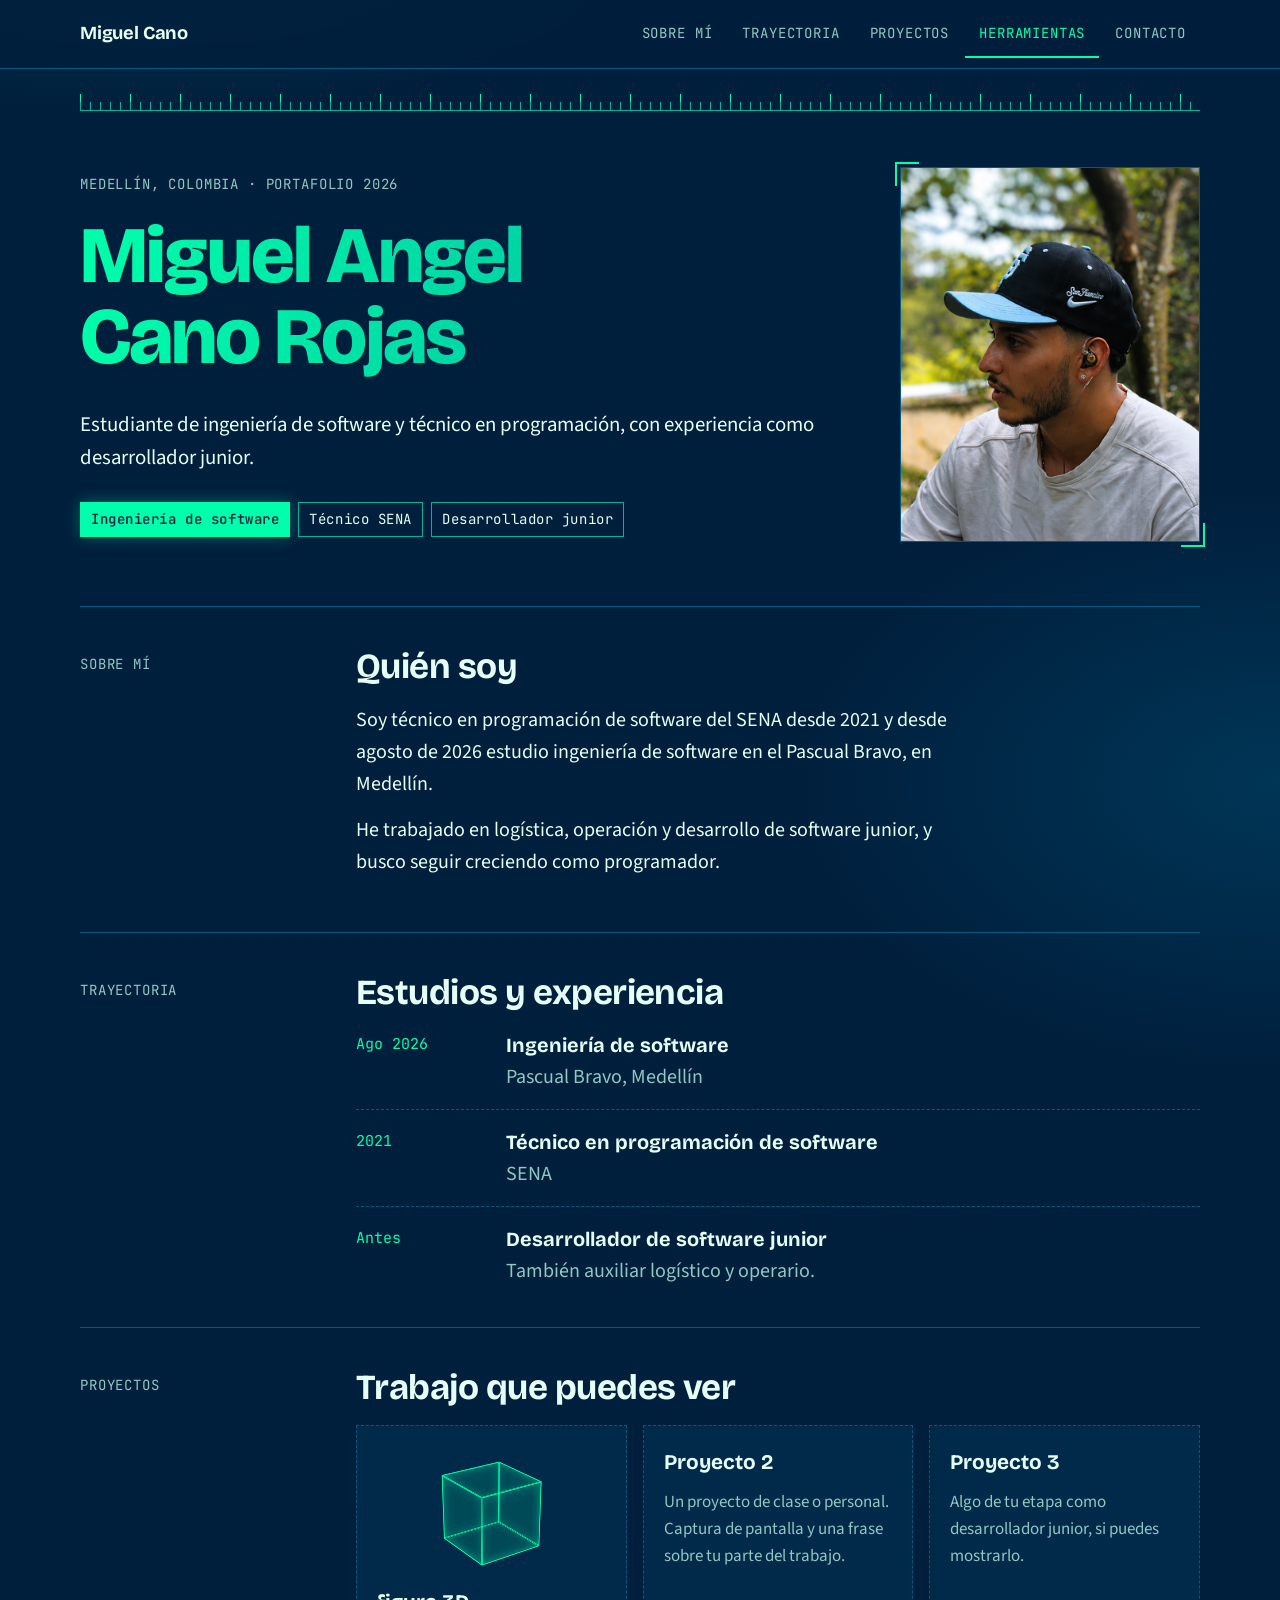
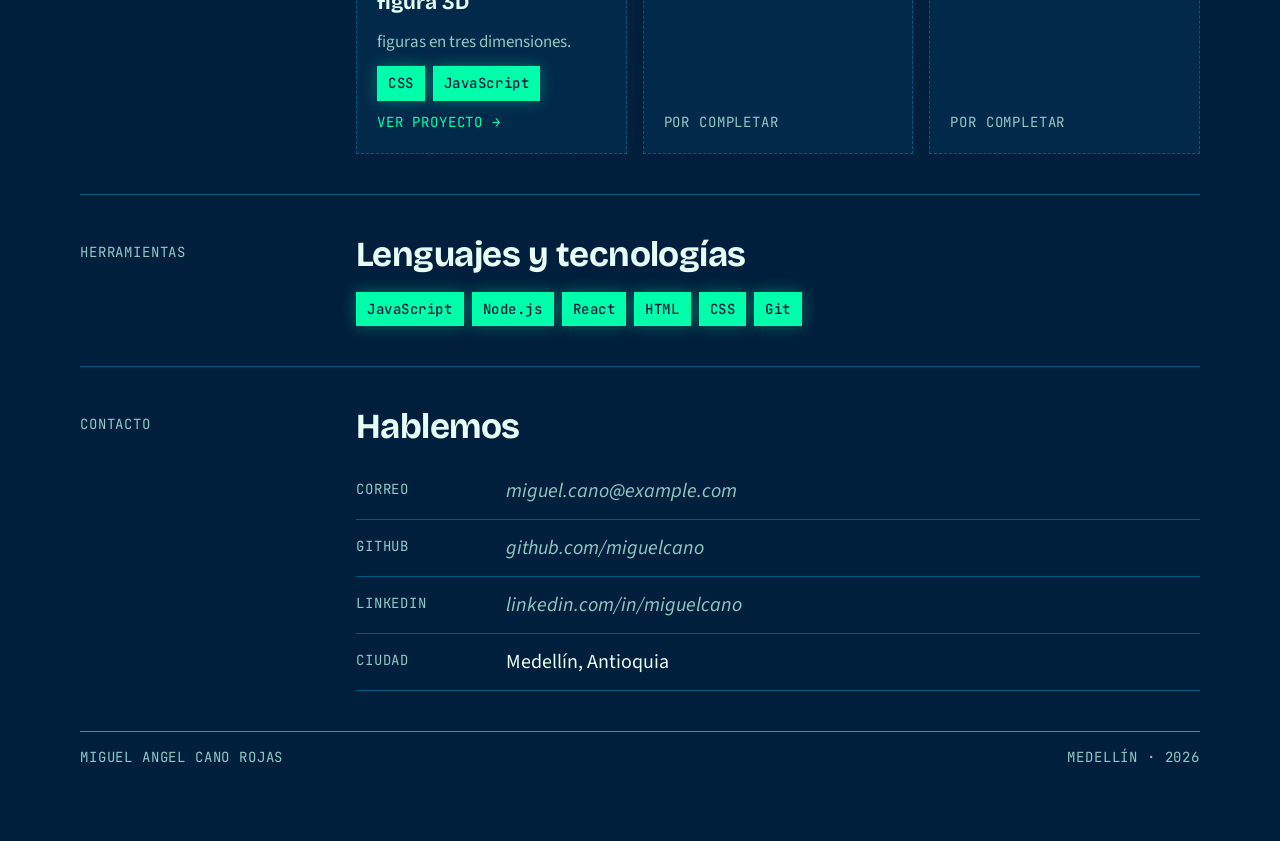
<file: index.html>
<!doctype html>
<html lang="es">
<head>
<meta charset="utf-8">
<meta name="viewport" content="width=device-width, initial-scale=1, viewport-fit=cover">
<title>Portafolio de Miguel Cano</title>
<link rel="stylesheet" href="https://fonts.googleapis.com/css2?family=Bricolage+Grotesque:opsz,wght@12..96,500;12..96,700;12..96,800&family=Source+Sans+3:wght@400;600&family=JetBrains+Mono:wght@400;500&display=swap">
<link rel="stylesheet" href="/style/styles.css">
</head>
<body>

<script>document.documentElement.classList.add('js');</script>

<nav class="topbar" aria-label="Navegación principal">
  <div class="bar">
    <a class="brand" href="#inicio">
      <!-- <span class="logo"><span>MC</span><img src="/image/foto.jpg" alt=""></span> -->
      <span class="brand-name">Miguel Cano</span>
    </a>
    <ul class="tabs">
      <li><a href="#sobre-mi">Sobre mí</a></li>
      <li><a href="#trayectoria">Trayectoria</a></li>
      <li><a href="#proyectos">Proyectos</a></li>
      <li><a href="#herramientas">Herramientas</a></li>
      <li><a href="#contacto">Contacto</a></li>
    </ul>
  </div>
</nav>

<div class="wrap">
  <div class="ruler" aria-hidden="true"></div>

  <header class="hero" id="inicio">
    <div class="hero-text">
    <p class="mono">Medellín, Colombia · Portafolio 2026</p>
    <h1>Miguel Angel Cano Rojas</h1>
    <p class="lede">Estudiante de ingeniería de software y técnico en programación, con experiencia como desarrollador junior.</p>
    <ul class="tags">
      <li class="fill">Ingeniería de software</li>
      <li>Técnico SENA</li>
      <li>Desarrollador junior</li>
    </ul>
    </div>
    <figure class="photo" aria-label="Foto de Miguel Angel Cano Rojas">
      <img src="/image/foto_2.png" alt="">
      <span>Tu foto aquí</span>
    </figure>
  </header>

  <section class="row reveal" id="sobre-mi">
    <div class="label mono">Sobre mí</div>
    <div>
      <h2>Quién soy</h2>
      <p>Soy técnico en programación de software del SENA desde 2021 y desde agosto de 2026 estudio ingeniería de software en el Pascual Bravo, en Medellín.</p>
      <p>He trabajado en logística, operación y desarrollo de software junior, y busco seguir creciendo como programador.</p>
    </div>
  </section>

  <section class="row reveal" id="trayectoria">
    <div class="label mono">Trayectoria</div>
    <div>
      <h2>Estudios y experiencia</h2>
      <ol class="path">
        <li>
          <span class="when">Ago 2026</span>
          <div><strong>Ingeniería de software</strong><span>Pascual Bravo, Medellín</span></div>
        </li>
        <li>
          <span class="when">2021</span>
          <div><strong>Técnico en programación de software</strong><span>SENA</span></div>
        </li>
        <li>
          <span class="when">Antes</span>
          <div><strong>Desarrollador de software junior</strong><span>También auxiliar logístico y operario.</span></div>
        </li>
      </ol>
    </div>
  </section>

  <section class="row reveal" id="proyectos">
    <div class="label mono">Proyectos</div>
    <div>
      <h2>Trabajo que puedes ver</h2>
      <div class="slots">
        <article class="slot project">
          <div class="cube-stage" aria-hidden="true">
            <div class="cube">
              <span class="face f1"></span><span class="face f2"></span><span class="face f3"></span>
              <span class="face f4"></span><span class="face f5"></span><span class="face f6"></span>
            </div>
          </div>
          <h3>figura 3D</h3>
          <p>figuras en tres dimensiones.</p>
          <ul class="tags"><li class="fill">CSS</li><li class="fill">JavaScript</li></ul>
          <a class="mono project-link" href="/project/cubo_animado.html">Ver proyecto →</a>
        </article>
        <article class="slot">
          <h3>Proyecto 2</h3>
          <p>Un proyecto de clase o personal. Captura de pantalla y una frase sobre tu parte del trabajo.</p>
          <span class="mono">Por completar</span>
        </article>
        <article class="slot">
          <h3>Proyecto 3</h3>
          <p>Algo de tu etapa como desarrollador junior, si puedes mostrarlo.</p>
          <span class="mono">Por completar</span>
        </article>
      </div>
      <!-- <p class="note">Estos espacios están vacíos a propósito. Cuéntame qué has hecho y los lleno con texto real.</p> -->
    </div>
  </section>

  <section class="row reveal" id="herramientas">
    <div class="label mono">Herramientas</div>
    <div>
      <h2>Lenguajes y tecnologías</h2>
      <ul class="tags">
        <li class="fill">JavaScript</li>
        <li class="fill">Node.js</li>
        <li class="fill">React</li>
        <li class="fill">HTML</li>
        <li class="fill">CSS</li>
        <li class="fill">Git</li>
      </ul>
      <!-- <p class="note">Si usas también alguna base de datos u otra herramienta, la agrego a esta lista.</p> -->
    </div>
  </section>

  <section class="row reveal" id="contacto">
    <div class="label mono">Contacto</div>
    <div>
      <h2>Hablemos</h2>
      <dl class="contact">
        <dt>Correo</dt><dd><span class="todo">miguel.cano@example.com</span></dd>
        <dt>GitHub</dt><dd><span class="todo">github.com/miguelcano</span></dd>
        <dt>LinkedIn</dt><dd><span class="todo">linkedin.com/in/miguelcano</span></dd>
        <dt>Ciudad</dt><dd>Medellín, Antioquia</dd>
      </dl>
    </div>
  </section>

  <footer class="mono">
    <span>Miguel Angel Cano Rojas</span>
    <span>Medellín · 2026</span>
  </footer>
</div>

<script src="/script/script.js"></script>

</body>
</html>
</file>
<file: style/styles.css>
/* Concepto: planilla de taller. Una regla graduada recorre la página, columna de etiquetas en mono a la izquierda, contenido a la derecha. */
  :root {
    --bg: #001F3D;        /* Medianoche */
    --surface: #00294A;
    --ink: #E6FFF6;
    --muted: #8FC9C2;
    --line: #005B80;      /* Oriental */
    --accent: #00FFAA;    /* Verde Primavera */
    --persian: #00B3A1;   /* Verde Persa; el Teal #007F80 va en los resplandores del fondo */
    --accent-ink: #001F3D;
    color-scheme: dark;
    --wrap: 960px;
    --font-display: "Bricolage Grotesque", "Trebuchet MS", system-ui, sans-serif;
    --font-body: "Source Sans 3", system-ui, -apple-system, "Segoe UI", sans-serif;
    --font-mono: "JetBrains Mono", ui-monospace, "SFMono-Regular", Menlo, monospace;
  }
 
  * { box-sizing: border-box; }
  body {
    background:
      radial-gradient(900px 480px at 12% -8%, rgba(0, 127, 128, .40), transparent 65%),
      radial-gradient(700px 420px at 100% 32%, rgba(0, 91, 128, .38), transparent 70%),
      var(--bg);
    color: var(--ink);
    font-family: var(--font-body);
    font-size: clamp(18px, 1.1vw + 14px, 20px);
    line-height: 1.6;
    padding-block: 0 72px;
    padding-left: max(16px, env(safe-area-inset-left, 0px));
    padding-right: max(16px, env(safe-area-inset-right, 0px));
  }
  .wrap { max-width: var(--wrap); margin-inline: auto; }
  a { color: var(--accent); }
  a:focus-visible { outline: 2px solid var(--accent); outline-offset: 3px; }
 
  /* Regla graduada */
  .ruler {
    height: 22px;
    margin-top: 20px;
    background:
      repeating-linear-gradient(90deg, var(--persian) 0 1px, transparent 1px 10px) bottom / 100% 8px no-repeat,
      repeating-linear-gradient(90deg, var(--accent) 0 1px, transparent 1px 50px) bottom / 100% 16px no-repeat;
    border-bottom: 1px solid var(--persian);
  }
 
  .mono { font-family: var(--font-mono); font-size: 14px; letter-spacing: .06em; text-transform: uppercase; color: var(--muted); }
 
  html { scroll-behavior: smooth; }
  @media (prefers-reduced-motion: reduce) { html { scroll-behavior: auto; } }
 
  /* Barra superior: foto como logo a la izquierda, pestañas a la derecha */
  body::before { content: ""; position: fixed; inset: 0 0 auto; height: env(safe-area-inset-top, 0px); z-index: 30; background: var(--bg); }
  .topbar {
    position: sticky; top: env(safe-area-inset-top, 0px); z-index: 20;
    margin-left: calc(-1 * max(16px, env(safe-area-inset-left, 0px)));
    margin-right: calc(-1 * max(16px, env(safe-area-inset-right, 0px)));
    padding-left: max(16px, env(safe-area-inset-left, 0px));
    padding-right: max(16px, env(safe-area-inset-right, 0px));
    background: rgba(0, 31, 61, .88);
    -webkit-backdrop-filter: blur(10px); backdrop-filter: blur(10px);
    border-bottom: 1px solid var(--line);
  }
  .bar {
    max-width: var(--wrap); margin-inline: auto;
    display: flex; align-items: center; justify-content: space-between;
    gap: 8px 24px; padding-block: 10px;
  }
  .brand { display: flex; align-items: center; gap: 12px; color: var(--ink); text-decoration: none; min-width: 0; }
  .brand:focus-visible, .tabs a:focus-visible { outline: 2px solid var(--accent); outline-offset: 3px; }
  /* Logo: guarda tu foto como foto.jpg (cuadrada o casi); mientras no exista se ven las iniciales */
  .logo {
    position: relative; flex: none; width: 44px; height: 44px; overflow: hidden;
    display: grid; place-items: center;
    background: var(--surface); border: 1.5px solid var(--accent);
    box-shadow: 0 0 14px rgba(0, 255, 170, .28);
    font-family: var(--font-mono); font-size: 14px; font-weight: 500; color: var(--accent);
  }
  .logo img { position: absolute; inset: 0; width: 100%; height: 100%; object-fit: cover; }
  .brand-name { font-family: var(--font-display); font-weight: 700; font-size: 1.15rem; letter-spacing: -0.01em; white-space: nowrap; }
  .tabs { display: flex; gap: 2px; list-style: none; margin: 0; padding: 0; overflow-x: auto; scrollbar-width: none; }
  .tabs::-webkit-scrollbar { display: none; }
  .tabs a {
    display: block; padding: 12px 14px; white-space: nowrap; text-decoration: none;
    font-family: var(--font-mono); font-size: 14px; letter-spacing: .06em; text-transform: uppercase;
    color: var(--muted); border-bottom: 2px solid transparent;
  }
  .tabs a:hover { color: var(--ink); }
  .tabs a[aria-current="true"] { color: var(--accent); border-bottom-color: var(--accent); }
 
  header.hero {
    padding-block: 56px 64px;
    display: grid;
    grid-template-columns: minmax(0, 1fr) clamp(200px, 28vw, 300px);
    gap: 40px;
    align-items: center;
  }
  .hero-text { min-width: 0; }
 
  /* Marco grande de la foto: usa el mismo foto.jpg del logo (se recorta a 4:5) */
  .photo {
    position: relative;
    margin: 0;
    width: 100%;
    aspect-ratio: 4 / 5;
    display: grid;
    place-items: center;
    background: var(--surface);
    border: 1px solid var(--line);
  }
  .photo img { position: absolute; inset: 0; width: 100%; height: 100%; object-fit: cover; }
  .photo span {
    font-family: var(--font-mono); font-size: 14px; letter-spacing: .06em;
    text-transform: uppercase; color: var(--muted);
  }
  .photo::before, .photo::after {
    content: ""; position: absolute; width: 22px; height: 22px; z-index: 1; pointer-events: none;
  }
  .photo::before { top: -6px; left: -6px; border-top: 2px solid var(--accent); border-left: 2px solid var(--accent); }
  .photo::after { bottom: -6px; right: -6px; border-bottom: 2px solid var(--accent); border-right: 2px solid var(--accent); }
  section.row, header.hero { scroll-margin-top: 80px; }
  .hero .mono { margin: 0 0 20px; }
  h1 {
    font-family: var(--font-display);
    font-weight: 800;
    font-size: clamp(2.5rem, 8vw, 5rem);
    line-height: 1.02;
    letter-spacing: -0.025em;
    margin: 0 0 24px;
    padding-bottom: .06em;
    text-wrap: balance;
    color: var(--accent);
    background: linear-gradient(100deg, var(--accent) 0%, var(--persian) 75%);
    -webkit-background-clip: text;
    background-clip: text;
    -webkit-text-fill-color: transparent;
  }
  .lede { font-size: 1.3rem; max-width: 36em; margin: 0 0 28px; color: var(--ink); }
  .tags { display: flex; flex-wrap: wrap; gap: 8px; margin: 0; padding: 0; list-style: none; }
  .tags li {
    font-family: var(--font-mono); font-size: 14px; letter-spacing: .04em;
    border: 1px solid var(--persian); padding: 5px 10px;
  }
  .tags li.fill {
    background: var(--accent); color: var(--accent-ink); border-color: var(--accent);
    font-weight: 500; box-shadow: 0 0 16px rgba(0, 255, 170, .32);
  }
 
  section.row {
    display: grid;
    grid-template-columns: 190px minmax(0, 1fr);
    gap: 16px 40px;
    padding-block: 40px;
    border-top: 1px solid var(--line);
  }
  section.row > .label { padding-top: 6px; }
  h2 {
    font-family: var(--font-display); font-weight: 700;
    font-size: clamp(1.8rem, 4.5vw, 2.2rem); line-height: 1.15; letter-spacing: -0.015em;
    margin: 0 0 16px; text-wrap: balance;
  }
  p { margin: 0 0 14px; max-width: 62ch; }
 
  /* Trayectoria */
  .path { list-style: none; margin: 0; padding: 0; display: grid; gap: 0; }
  .path li {
    display: grid; grid-template-columns: 130px minmax(0, 1fr); gap: 4px 20px;
    padding-block: 16px; border-bottom: 1px dashed var(--line);
  }
  .path li:first-child { padding-top: 0; }
  .path li:last-child { border-bottom: 0; padding-bottom: 0; }
  .path .when { font-family: var(--font-mono); font-size: 15px; color: var(--accent); padding-top: 3px; }
  .path strong { font-family: var(--font-display); font-weight: 700; font-size: 1.25rem; display: block; }
  .path span { color: var(--muted); }
 
  /* Espacios por completar */
  .slots { display: grid; grid-template-columns: repeat(auto-fit, minmax(240px, 1fr)); gap: 16px; }
  .slot {
    border: 1.5px dashed var(--line); background: var(--surface);
    padding: 20px; min-height: 190px; display: flex; flex-direction: column; gap: 10px;
  }
  .slot h3 { font-family: var(--font-display); font-size: 1.3rem; margin: 0; }
  .slot p { color: var(--muted); font-size: 17px; margin: 0; }
  .slot .mono { margin-top: auto; }
  .note { font-size: 16.5px; color: var(--muted); margin-top: 16px; }
 
  dl.contact { display: grid; grid-template-columns: 150px minmax(0, 1fr); gap: 0; margin: 0; }
  dl.contact dt, dl.contact dd { padding-block: 12px; border-bottom: 1px solid var(--line); margin: 0; }
  dl.contact dt { font-family: var(--font-mono); font-size: 14px; letter-spacing: .06em; text-transform: uppercase; color: var(--muted); padding-top: 15px; }
  dl.contact dd { overflow-wrap: anywhere; }
  .todo { color: var(--muted); font-style: italic; }
 
  footer { border-top: 1px solid var(--persian); padding-top: 14px; display: flex; flex-wrap: wrap; justify-content: space-between; gap: 8px; }
 
  /* Pantallas grandes: el contenido y la letra crecen con el ancho */
  @media (min-width: 1200px) {
    :root { --wrap: 1120px; }
    section.row { grid-template-columns: 220px minmax(0, 1fr); gap: 16px 56px; }
  }
  @media (min-width: 1500px) {
    :root { --wrap: 1360px; }
    body { font-size: 21px; }
    header.hero { grid-template-columns: minmax(0, 1fr) 380px; gap: 64px; padding-block: 72px 88px; }
    h1 { font-size: 6rem; }
    p { max-width: 70ch; }
    .lede { max-width: 40em; }
    section.row { grid-template-columns: 260px minmax(0, 1fr); padding-block: 56px; }
    .path li { grid-template-columns: 160px minmax(0, 1fr); }
    dl.contact { grid-template-columns: 180px minmax(0, 1fr); }
    .slot p, .note { font-size: 18px; }
  }
  @media (min-width: 1900px) {
    :root { --wrap: 1600px; }
    body { font-size: 23px; }
    header.hero { grid-template-columns: minmax(0, 1fr) 440px; }
    h1 { font-size: 7rem; }
    .mono, .tags li, .tabs a, dl.contact dt { font-size: 16px; }
    .logo { width: 52px; height: 52px; }
    .brand-name { font-size: 1.3rem; }
    section.row { grid-template-columns: 300px minmax(0, 1fr); }
    .slot p, .note { font-size: 20px; }
  }
 
  @media (max-width: 900px) {
    section.row { grid-template-columns: 150px minmax(0, 1fr); gap: 16px 28px; }
    section.row, header.hero { scroll-margin-top: 112px; }
    .bar { flex-wrap: wrap; padding-block: 8px 0; }
    .tabs { width: 100%; order: 2; }
  }
 
  @media (max-width: 680px) {
    header.hero { grid-template-columns: minmax(0, 1fr); gap: 32px; padding-block: 40px 48px; }
    .photo { order: -1; max-width: 200px; }
    section.row, header.hero { scroll-margin-top: 112px; }
    .bar { flex-wrap: wrap; padding-block: 8px 0; }
    .tabs { width: 100%; order: 2; }
    section.row { grid-template-columns: minmax(0, 1fr); gap: 4px; padding-block: 32px; }
    .path li { grid-template-columns: minmax(0, 1fr); }
    dl.contact { grid-template-columns: minmax(0, 1fr); }
    dl.contact dt { border-bottom: 0; padding-bottom: 0; }
  }
  body { margin: 0; }
 
  /* ---------- Animación ---------- */
  @keyframes rise { from { opacity: 0; transform: translateY(22px); } to { opacity: 1; transform: none; } }
  @keyframes drop { from { opacity: 0; transform: translateY(-14px); } to { opacity: 1; transform: none; } }
  @keyframes draw { from { clip-path: inset(0 100% 0 0); } to { clip-path: inset(0 0 0 0); } }
  @keyframes frame-in { from { opacity: 0; transform: scale(.94); } to { opacity: 1; transform: none; } }
  @keyframes bracket-tl { from { opacity: 0; transform: translate(-14px, -14px); } to { opacity: 1; transform: none; } }
  @keyframes bracket-br { from { opacity: 0; transform: translate(14px, 14px); } to { opacity: 1; transform: none; } }
  @keyframes shine { from { background-position: 0% 50%; } to { background-position: 100% 50%; } }
  @keyframes pulse { 0%, 100% { box-shadow: 0 0 10px rgba(0, 255, 170, .22); } 50% { box-shadow: 0 0 24px rgba(0, 255, 170, .5); } }
  @keyframes pop { from { opacity: 0; transform: translateY(10px) scale(.92); } to { opacity: 1; transform: none; } }
 
  /* Entrada de la portada */
  .topbar { animation: drop .6s cubic-bezier(.2, .7, .2, 1) backwards; }
  .ruler { animation: draw 1.2s .1s cubic-bezier(.2, .7, .2, 1) backwards; }
  .hero .mono { animation: rise .7s .2s cubic-bezier(.2, .7, .2, 1) backwards; }
  .lede { animation: rise .8s .5s cubic-bezier(.2, .7, .2, 1) backwards; }
  .hero .tags { animation: rise .8s .65s cubic-bezier(.2, .7, .2, 1) backwards; }
  .photo { animation: frame-in .9s .4s cubic-bezier(.2, .7, .2, 1) backwards; }
  .photo::before { animation: bracket-tl .8s 1s cubic-bezier(.2, .7, .2, 1) backwards; }
  .photo::after { animation: bracket-br .8s 1s cubic-bezier(.2, .7, .2, 1) backwards; }
  h1 {
    background-image: linear-gradient(100deg, var(--accent) 0%, var(--persian) 50%, var(--accent) 100%);
    background-size: 200% 100%;
    animation: rise .8s .3s cubic-bezier(.2, .7, .2, 1) backwards, shine 7s 1.2s ease-in-out infinite alternate;
  }
  .hero .tags li.fill { animation: pulse 3.2s 1.5s ease-in-out infinite; }
 
  /* Aparición de las secciones al bajar */
  .js .reveal { opacity: .25; transform: translateY(26px); transition: opacity .8s ease, transform .8s cubic-bezier(.2, .7, .2, 1); }
  .js .reveal.in { opacity: 1; transform: none; }
  .reveal.in .tags li { animation: pop .5s cubic-bezier(.2, .7, .2, 1) backwards; }
  .reveal.in .tags li:nth-child(2) { animation-delay: .08s; }
  .reveal.in .tags li:nth-child(3) { animation-delay: .16s; }
  .reveal.in .tags li:nth-child(4) { animation-delay: .24s; }
  .reveal.in .tags li:nth-child(5) { animation-delay: .32s; }
  .reveal.in .tags li:nth-child(6) { animation-delay: .4s; }
 
  /* Al pasar el cursor */
  .tabs a { transition: color .2s, border-color .2s; }
  .tabs a:hover { border-bottom-color: var(--persian); }
  .tabs a[aria-current="true"]:hover { border-bottom-color: var(--accent); }
  .logo { transition: box-shadow .25s; }
  .brand:hover .logo { box-shadow: 0 0 22px rgba(0, 255, 170, .55); }
  .tags li { transition: transform .2s; }
  .tags li:hover { transform: translateY(-2px); }
  .slot { transition: border-color .25s, transform .25s, box-shadow .25s; }
  .slot:hover { border-color: var(--accent); transform: translateY(-4px); box-shadow: 0 0 22px rgba(0, 255, 170, .18); }
 
  /* Sin movimiento si el sistema lo pide */
  @media (prefers-reduced-motion: reduce) {
    *, *::before, *::after { animation: none !important; transition: none !important; }
    .js .reveal { opacity: 1; transform: none; }
  }
 
  /* Tarjeta de proyecto con cubo 3D */
  .cube-stage { height: 130px; display: grid; place-items: center; perspective: 600px; }
  .cube { position: relative; width: 70px; height: 70px; transform-style: preserve-3d; transform: rotateX(-24deg) rotateY(35deg); animation: spin 10s linear infinite; }
  .cube .face { position: absolute; inset: 0; border: 1.5px solid var(--accent); background: rgba(0, 255, 170, .08); box-shadow: inset 0 0 14px rgba(0, 255, 170, .25); }
  .cube .f1 { transform: translateZ(35px); }
  .cube .f2 { transform: rotateY(90deg) translateZ(35px); }
  .cube .f3 { transform: rotateY(180deg) translateZ(35px); }
  .cube .f4 { transform: rotateY(-90deg) translateZ(35px); }
  .cube .f5 { transform: rotateX(90deg) translateZ(35px); }
  .cube .f6 { transform: rotateX(-90deg) translateZ(35px); }
  @keyframes spin { from { transform: rotateX(-24deg) rotateY(0deg); } to { transform: rotateX(-24deg) rotateY(360deg); } }

  /* Enlace de la tarjeta: toda la tarjeta es clicable */
  .project { position: relative; }
  .project-link { color: var(--accent); text-decoration: none; }
  .project-link:hover { text-decoration: underline; }
  .project-link::after { content: ""; position: absolute; inset: 0; }
</file>
